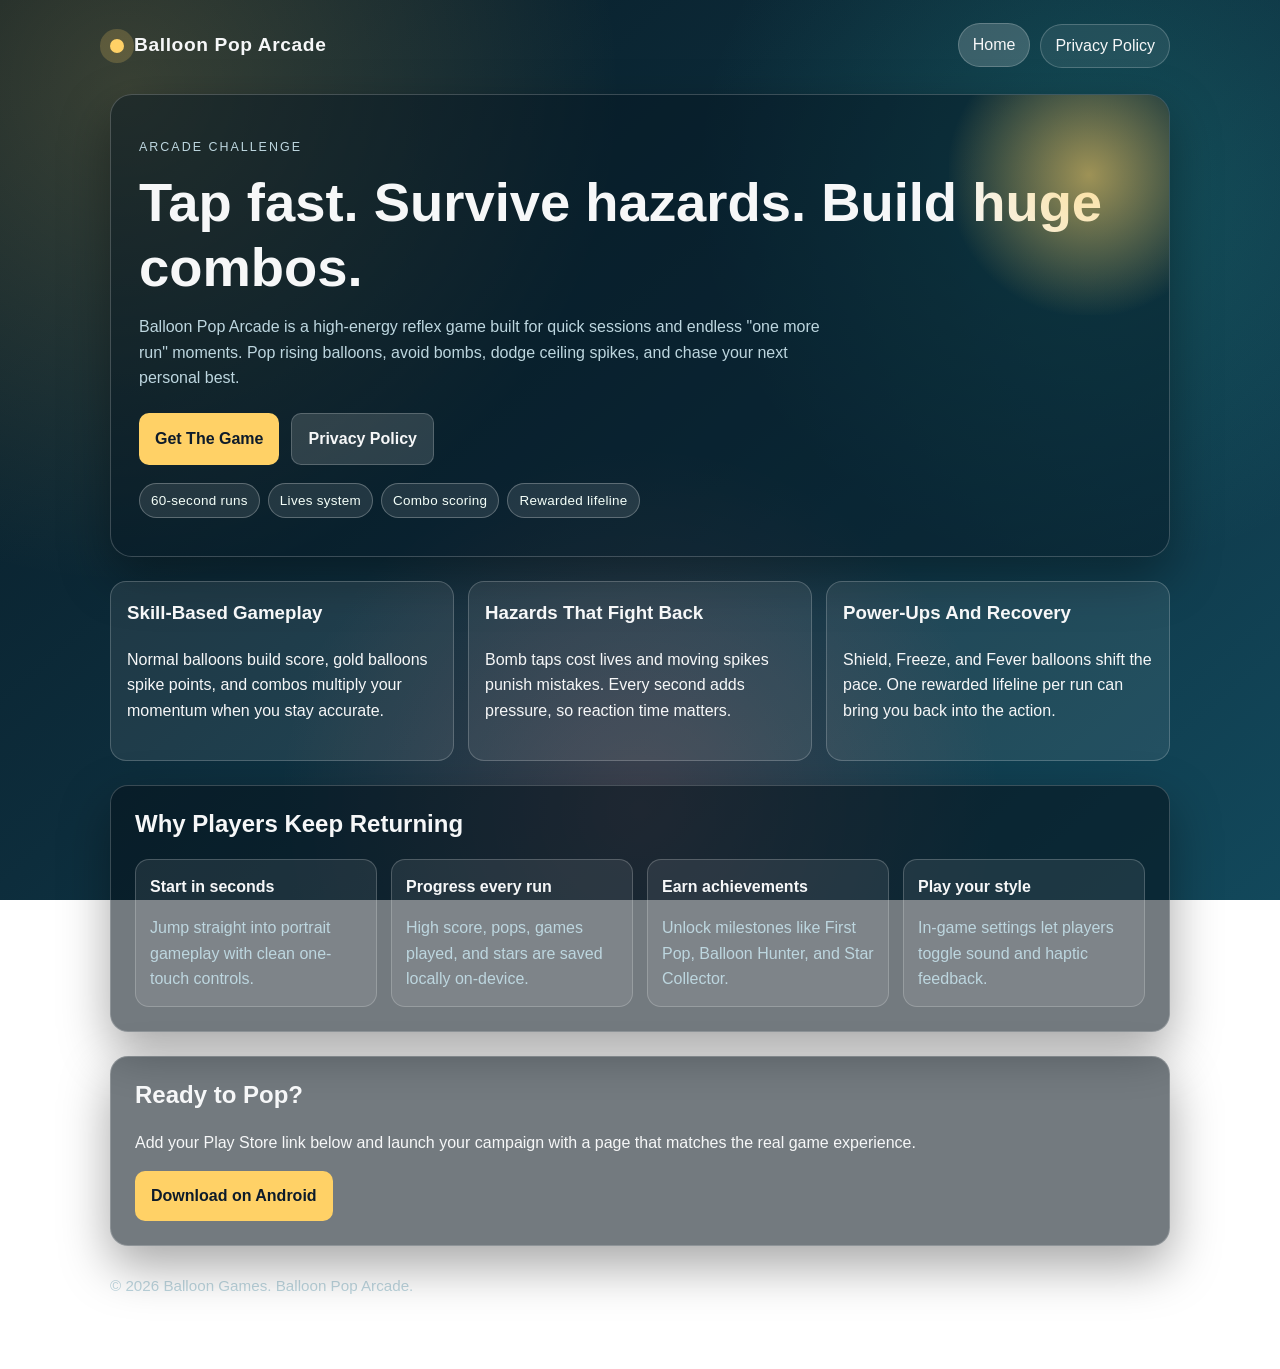
<file: index.html>
<!DOCTYPE html>
<html lang="en">
  <head>
    <meta charset="UTF-8" />
    <meta name="viewport" content="width=device-width, initial-scale=1.0" />
    <title>Balloon Pop Arcade - Fast Reflex Game</title>
    <meta
      name="description"
      content="Master combos, dodge bombs and spikes, and climb the leaderboard in Balloon Pop Arcade."
    />
    <link rel="stylesheet" href="styles.css" />
  </head>
  <body>
    <div class="page-shell">
      <header class="topbar">
        <a class="brand" href="index.html" aria-label="Balloon Games Home">
          <span class="logo-dot"></span>
          <strong>Balloon Pop Arcade</strong>
        </a>
        <nav class="nav-links" aria-label="Main navigation">
          <a class="nav-link active" href="index.html">Home</a>
          <a class="nav-link" href="privacy-policy.html">Privacy Policy</a>
        </nav>
      </header>

      <main>
        <section class="hero reveal">
          <p class="kicker">Arcade Challenge</p>
          <h1>Tap fast. Survive hazards. Build huge combos.</h1>
          <p>
            Balloon Pop Arcade is a high-energy reflex game built for quick sessions and
            endless "one more run" moments. Pop rising balloons, avoid bombs, dodge ceiling
            spikes, and chase your next personal best.
          </p>
          <div class="cta-row">
            <a class="button primary" href="#download">Get The Game</a>
            <a class="button secondary" href="privacy-policy.html">Privacy Policy</a>
          </div>
          <div class="badge-row reveal">
            <span class="badge">60-second runs</span>
            <span class="badge">Lives system</span>
            <span class="badge">Combo scoring</span>
            <span class="badge">Rewarded lifeline</span>
          </div>
        </section>

        <section class="section-grid promo-cards">
          <article class="card reveal">
            <h3>Skill-Based Gameplay</h3>
            <p>
              Normal balloons build score, gold balloons spike points, and combos multiply your
              momentum when you stay accurate.
            </p>
          </article>
          <article class="card reveal">
            <h3>Hazards That Fight Back</h3>
            <p>
              Bomb taps cost lives and moving spikes punish mistakes. Every second adds pressure,
              so reaction time matters.
            </p>
          </article>
          <article class="card reveal">
            <h3>Power-Ups And Recovery</h3>
            <p>
              Shield, Freeze, and Fever balloons shift the pace. One rewarded lifeline per run can
              bring you back into the action.
            </p>
          </article>
        </section>

        <section class="timeline reveal" aria-label="Gameplay loop">
          <h2>Why Players Keep Returning</h2>
          <div class="timeline-grid">
            <div>
              <strong>Start in seconds</strong>
              <p>Jump straight into portrait gameplay with clean one-touch controls.</p>
            </div>
            <div>
              <strong>Progress every run</strong>
              <p>High score, pops, games played, and stars are saved locally on-device.</p>
            </div>
            <div>
              <strong>Earn achievements</strong>
              <p>Unlock milestones like First Pop, Balloon Hunter, and Star Collector.</p>
            </div>
            <div>
              <strong>Play your style</strong>
              <p>In-game settings let players toggle sound and haptic feedback.</p>
            </div>
          </div>
        </section>

        <section class="download reveal" id="download">
          <h2>Ready to Pop?</h2>
          <p>
            Add your Play Store link below and launch your campaign with a page that matches the
            real game experience.
          </p>
          <a class="button primary" href="https://play.google.com/store/apps/details?id=com.nexumbyte.balloongames" aria-label="Download Balloon Pop Arcade">
            Download on Android
          </a>
        </section>
      </main>

      <footer class="footer">
        <p>&copy; 2026 Balloon Games. Balloon Pop Arcade.</p>
      </footer>
    </div>

    <script src="script.js"></script>
  </body>
</html>
</file>
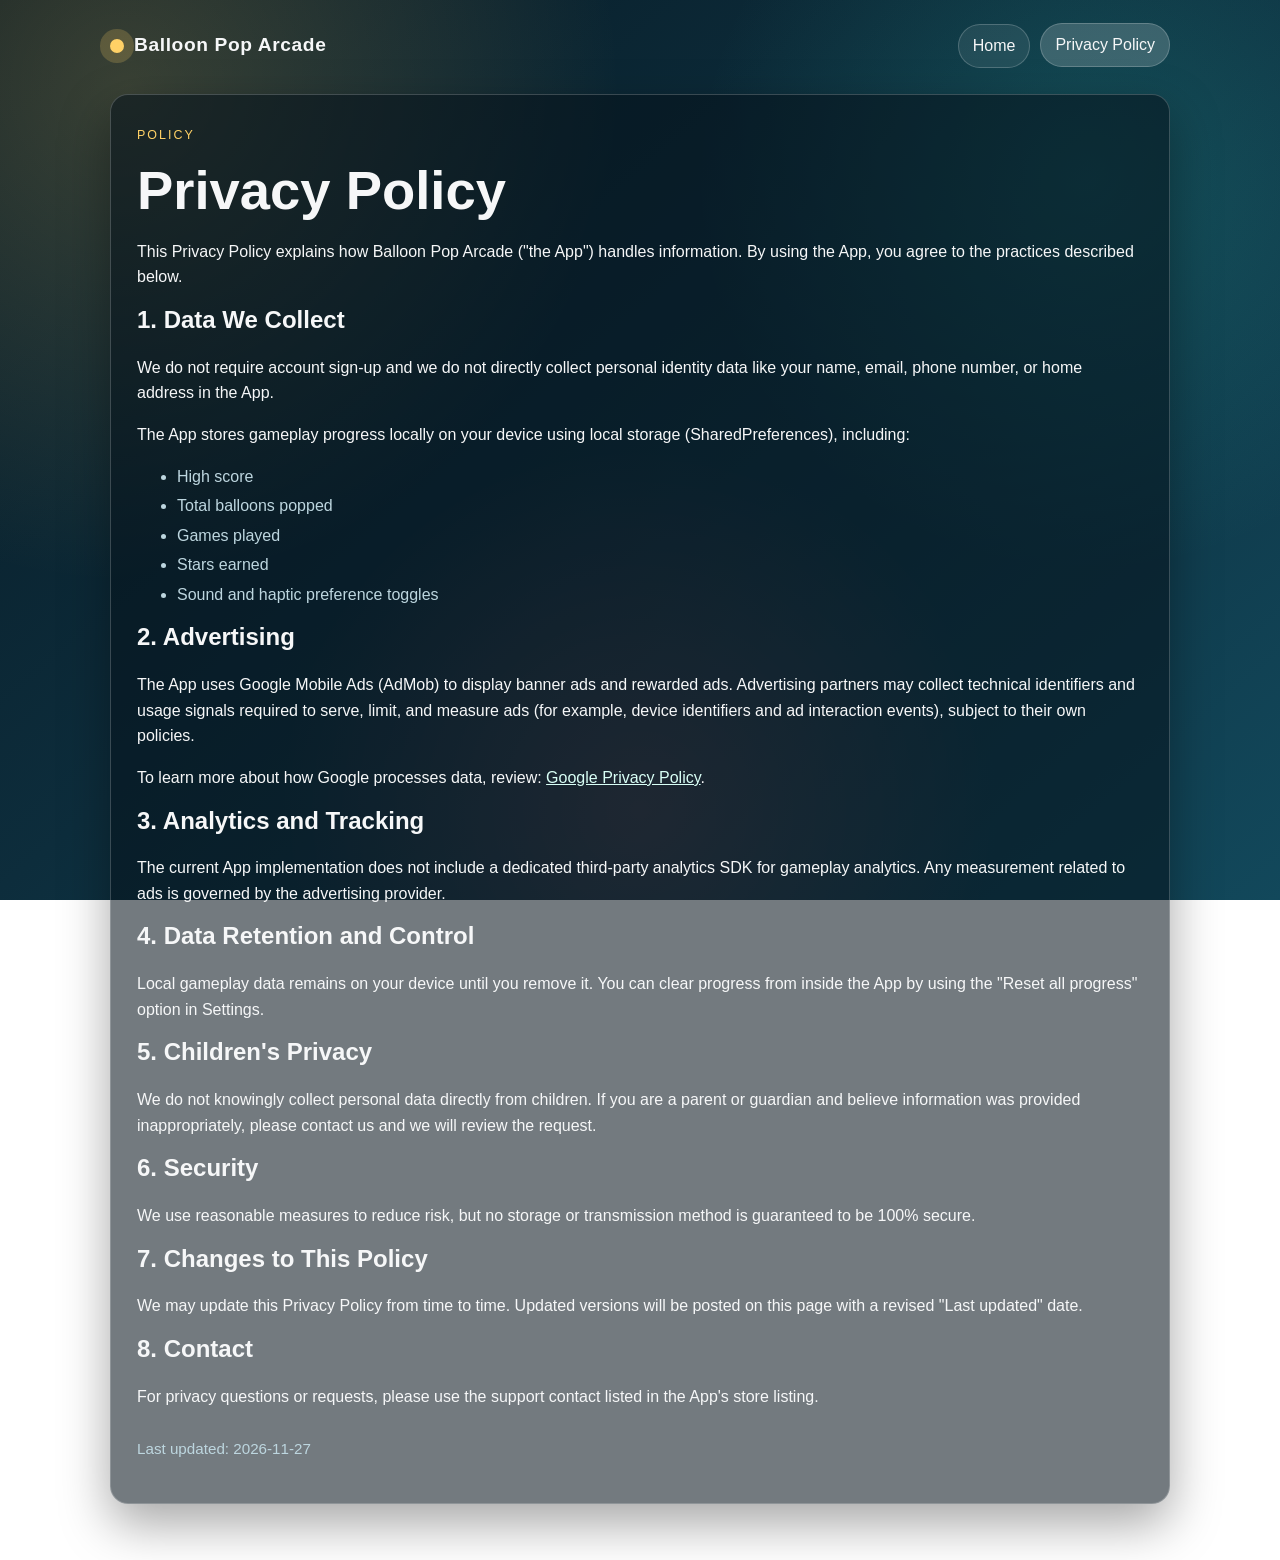
<file: privacy-policy.html>
<!DOCTYPE html>
<html lang="en">
  <head>
    <meta charset="UTF-8" />
    <meta name="viewport" content="width=device-width, initial-scale=1.0" />
    <title>Balloon Pop Arcade - Privacy Policy</title>
    <meta
      name="description"
      content="Privacy policy for the Balloon Pop Arcade mobile game."
    />
    <link rel="stylesheet" href="styles.css" />
  </head>
  <body>
    <div class="page-shell">
      <header class="topbar">
        <a class="brand" href="index.html" aria-label="Balloon Games Home">
          <span class="logo-dot"></span>
          <strong>Balloon Pop Arcade</strong>
        </a>
        <nav class="nav-links" aria-label="Main navigation">
          <a class="nav-link" href="index.html">Home</a>
          <a class="nav-link active" href="privacy-policy.html"
            >Privacy Policy</a
          >
        </nav>
      </header>

      <main class="privacy-wrap reveal">
        <p class="kicker">Policy</p>
        <h1>Privacy Policy</h1>
        <p>
          This Privacy Policy explains how Balloon Pop Arcade ("the App") handles information.
          By using the App, you agree to the practices described below.
        </p>

        <h2>1. Data We Collect</h2>
        <p>
          We do not require account sign-up and we do not directly collect personal identity data
          like your name, email, phone number, or home address in the App.
        </p>
        <p>
          The App stores gameplay progress locally on your device using local storage
          (SharedPreferences), including:
        </p>
        <ul>
          <li>High score</li>
          <li>Total balloons popped</li>
          <li>Games played</li>
          <li>Stars earned</li>
          <li>Sound and haptic preference toggles</li>
        </ul>

        <h2>2. Advertising</h2>
        <p>
          The App uses Google Mobile Ads (AdMob) to display banner ads and rewarded ads.
          Advertising partners may collect technical identifiers and usage signals required to serve,
          limit, and measure ads (for example, device identifiers and ad interaction events), subject
          to their own policies.
        </p>
        <p>
          To learn more about how Google processes data, review:
          <a class="inline-link" href="https://policies.google.com/privacy" target="_blank" rel="noopener noreferrer">Google Privacy Policy</a>.
        </p>

        <h2>3. Analytics and Tracking</h2>
        <p>
          The current App implementation does not include a dedicated third-party analytics SDK for
          gameplay analytics. Any measurement related to ads is governed by the advertising provider.
        </p>

        <h2>4. Data Retention and Control</h2>
        <p>
          Local gameplay data remains on your device until you remove it. You can clear progress from
          inside the App by using the "Reset all progress" option in Settings.
        </p>

        <h2>5. Children's Privacy</h2>
        <p>
          We do not knowingly collect personal data directly from children. If you are a parent or
          guardian and believe information was provided inappropriately, please contact us and we
          will review the request.
        </p>

        <h2>6. Security</h2>
        <p>
          We use reasonable measures to reduce risk, but no storage or transmission method is
          guaranteed to be 100% secure.
        </p>

        <h2>7. Changes to This Policy</h2>
        <p>
          We may update this Privacy Policy from time to time. Updated versions will be posted on
          this page with a revised "Last updated" date.
        </p>

        <h2>8. Contact</h2>
        <p>
          For privacy questions or requests, please use the support contact listed in the App's
          store listing.
        </p>

        <p class="footer">Last updated: 2026-11-27</p>
      </main>
    </div>

    <script src="script.js"></script>
  </body>
</html>
</file>
<file: styles.css>
:root {
  --bg-deep: #071923;
  --bg-mid: #0d2d3c;
  --bg-soft: #12485b;
  --sun: #ffd166;
  --pop-coral: #ff6b6b;
  --mint: #2ec4b6;
  --ink: #f6f7f8;
  --muted: #bdd6df;
  --card: rgba(255, 255, 255, 0.08);
  --border: rgba(255, 255, 255, 0.2);
  --shadow: 0 20px 50px rgba(0, 0, 0, 0.35);
}

* {
  box-sizing: border-box;
}

html,
body {
  margin: 0;
  padding: 0;
  min-height: 100%;
}

body {
  font-family: "Trebuchet MS", "Segoe UI", sans-serif;
  color: var(--ink);
  background:
    radial-gradient(circle at 10% 10%, rgba(255, 209, 102, 0.2), transparent 35%),
    radial-gradient(circle at 85% 20%, rgba(46, 196, 182, 0.2), transparent 30%),
    radial-gradient(circle at 50% 90%, rgba(255, 107, 107, 0.2), transparent 35%),
    linear-gradient(140deg, var(--bg-deep), var(--bg-mid) 45%, var(--bg-soft));
  background-attachment: fixed;
  line-height: 1.6;
}

.page-shell {
  max-width: 1100px;
  margin: 0 auto;
  padding: 24px 20px 56px;
}

.topbar {
  display: flex;
  flex-wrap: wrap;
  align-items: center;
  justify-content: space-between;
  gap: 14px;
  margin-bottom: 26px;
}

.brand {
  display: inline-flex;
  align-items: center;
  gap: 10px;
  font-size: 1.2rem;
  letter-spacing: 0.6px;
  color: var(--ink);
  text-decoration: none;
}

.logo-dot {
  width: 14px;
  height: 14px;
  border-radius: 50%;
  background: var(--sun);
  box-shadow: 0 0 0 10px rgba(255, 209, 102, 0.2);
}

.nav-links {
  display: flex;
  flex-wrap: wrap;
  gap: 10px;
}

.nav-link {
  text-decoration: none;
  color: var(--ink);
  border: 1px solid var(--border);
  background: var(--card);
  padding: 8px 14px;
  border-radius: 999px;
  transition: transform 0.2s ease, background 0.2s ease;
}

.nav-link:hover,
.nav-link.active {
  transform: translateY(-1px);
  background: rgba(255, 255, 255, 0.18);
}

.hero {
  position: relative;
  border-radius: 22px;
  border: 1px solid var(--border);
  background: rgba(6, 22, 31, 0.45);
  box-shadow: var(--shadow);
  padding: 38px 28px;
  overflow: hidden;
}

.hero::after {
  content: "";
  position: absolute;
  width: 280px;
  height: 280px;
  right: -60px;
  top: -60px;
  background: radial-gradient(circle at center, rgba(255, 209, 102, 0.6), transparent 72%);
  pointer-events: none;
}

.kicker {
  display: inline-block;
  margin: 0 0 12px;
  color: var(--sun);
  text-transform: uppercase;
  letter-spacing: 2px;
  font-size: 0.78rem;
}

h1,
h2 {
  line-height: 1.2;
  margin-top: 0;
}

h1 {
  font-size: clamp(2rem, 4.8vw, 3.4rem);
  margin-bottom: 14px;
}

.hero p {
  max-width: 700px;
  color: var(--muted);
  margin-top: 0;
}

.cta-row {
  display: flex;
  flex-wrap: wrap;
  gap: 12px;
  margin-top: 22px;
}

.button {
  text-decoration: none;
  border: none;
  border-radius: 10px;
  padding: 12px 16px;
  display: inline-flex;
  align-items: center;
  justify-content: center;
  font-weight: 700;
  cursor: pointer;
}

.button.primary {
  color: #0d1b2a;
  background: var(--sun);
}

.button.secondary {
  color: var(--ink);
  background: rgba(255, 255, 255, 0.14);
  border: 1px solid var(--border);
}

.section-grid {
  display: grid;
  gap: 14px;
  grid-template-columns: repeat(auto-fit, minmax(220px, 1fr));
  margin-top: 24px;
}

.card {
  background: rgba(255, 255, 255, 0.08);
  border: 1px solid var(--border);
  border-radius: 16px;
  padding: 16px;
}

.card h3 {
  margin-top: 0;
}

.promo-cards .card {
  min-height: 180px;
}

.badge-row {
  display: flex;
  flex-wrap: wrap;
  gap: 8px;
  margin-top: 18px;
}

.badge {
  border: 1px solid rgba(255, 255, 255, 0.26);
  background: rgba(255, 255, 255, 0.1);
  color: #f4fff9;
  border-radius: 999px;
  padding: 6px 11px;
  font-size: 0.84rem;
  letter-spacing: 0.3px;
}

.timeline,
.download {
  margin-top: 24px;
  border-radius: 18px;
  border: 1px solid var(--border);
  background: rgba(7, 19, 28, 0.56);
  box-shadow: var(--shadow);
  padding: 24px;
}

.timeline-grid {
  display: grid;
  grid-template-columns: repeat(auto-fit, minmax(220px, 1fr));
  gap: 14px;
  margin-top: 10px;
}

.timeline-grid div {
  background: rgba(255, 255, 255, 0.08);
  border: 1px solid var(--border);
  border-radius: 14px;
  padding: 14px;
}

.timeline-grid p {
  margin-bottom: 0;
  color: var(--muted);
}

.privacy-wrap,
.ads-wrap {
  border-radius: 18px;
  border: 1px solid var(--border);
  background: rgba(7, 19, 28, 0.56);
  box-shadow: var(--shadow);
  padding: 26px;
}

.privacy-wrap ul {
  margin-top: 0;
  color: var(--muted);
}

.privacy-wrap li {
  margin-bottom: 4px;
}

.inline-link {
  color: #d9fff6;
}

pre.ads-code {
  margin: 0;
  padding: 16px;
  border-radius: 12px;
  border: 1px solid rgba(255, 255, 255, 0.22);
  background: rgba(0, 0, 0, 0.3);
  color: #dffaf5;
  overflow-x: auto;
}

.footer {
  margin-top: 28px;
  color: var(--muted);
  font-size: 0.95rem;
}

.reveal {
  opacity: 0;
  transform: translateY(16px);
  transition: opacity 0.6s ease, transform 0.6s ease;
}

.reveal.visible {
  opacity: 1;
  transform: translateY(0);
}

@media (max-width: 700px) {
  .page-shell {
    padding: 18px 14px 34px;
  }

  .hero,
  .privacy-wrap,
  .ads-wrap {
    padding: 22px 16px;
  }
}
</file>
